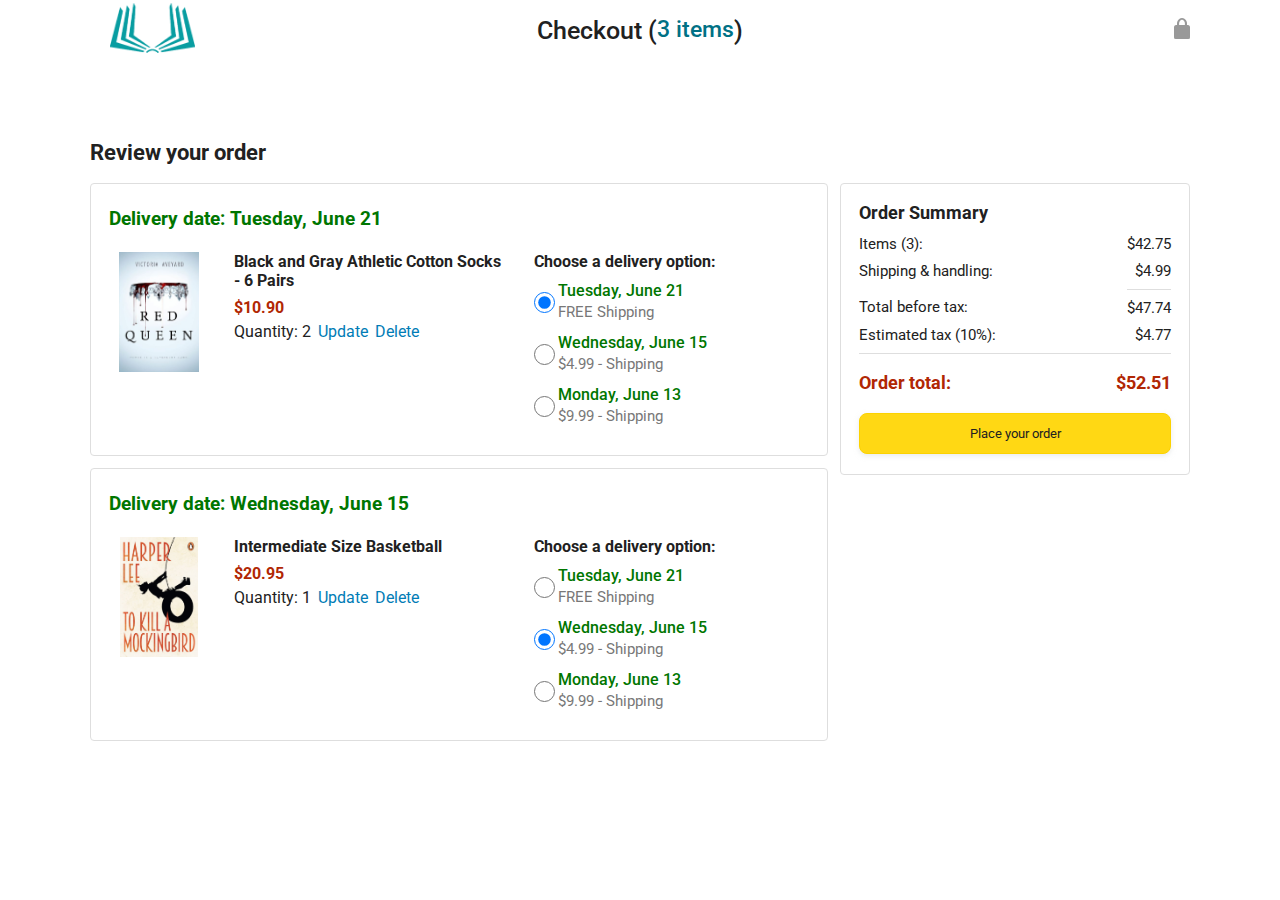
<file: checkout.html>
<!DOCTYPE html>
<html>
  <head>
    <title>Checkout</title>

    <!-- This code is needed for responsive design to work.
      (Responsive design = make the website look good on
      smaller screen sizes like a phone or a tablet). -->
    <meta name="viewport" content="width=device-width, initial-scale=1">

    <!-- Load a font called Roboto from Google Fonts. -->
    <link rel="preconnect" href="https://fonts.googleapis.com">
    <link rel="preconnect" href="https://fonts.gstatic.com" crossorigin>
    <link href="https://fonts.googleapis.com/css2?family=Roboto:wght@400;500;700&display=swap" rel="stylesheet">

    <!-- Here are the CSS files for this page. -->
    <link rel="stylesheet" href="styles/shared/general.css">
    <link rel="stylesheet" href="styles/pages/checkout/checkout-header.css">
    <link rel="stylesheet" href="styles/pages/checkout/checkout.css">
  </head>
  <body>
    <div class="checkout-header">
      <div class="header-content">
        <div class="checkout-header-left-section">
          <div class="logo">
            <a href="index.html">             
            <img src="image/logo.png" class="logoImg">
            </a>
        </div>    
        </div>

        <div class="checkout-header-middle-section">
          Checkout (<a class="return-to-home-link"
            href="amazon.html">3 items</a>)
        </div>

        <div class="checkout-header-right-section">
          <img src="images/icons/checkout-lock-icon.png">
        </div>
      </div>
    </div>

    <div class="main">
      <div class="page-title">Review your order</div>

      <div class="checkout-grid">
        <div class="order-summary">
          <div class="cart-item-container">
            <div class="delivery-date">
              Delivery date: Tuesday, June 21
            </div>

            <div class="cart-item-details-grid">
              <img class="product-image"
                src="image/arrival_4.jpg">

              <div class="cart-item-details">
                <div class="product-name">
                  Black and Gray Athletic Cotton Socks - 6 Pairs
                </div>
                <div class="product-price">
                  $10.90
                </div>
                <div class="product-quantity">
                  <span>
                    Quantity: <span class="quantity-label">2</span>
                  </span>
                  <span class="update-quantity-link link-primary">
                    Update
                  </span>
                  <span class="delete-quantity-link link-primary">
                    Delete
                  </span>
                </div>
              </div>

              <div class="delivery-options">
                <div class="delivery-options-title">
                  Choose a delivery option:
                </div>
                <div class="delivery-option">
                  <input type="radio" checked
                    class="delivery-option-input"
                    name="delivery-option-1">
                  <div>
                    <div class="delivery-option-date">
                      Tuesday, June 21
                    </div>
                    <div class="delivery-option-price">
                      FREE Shipping
                    </div>
                  </div>
                </div>
                <div class="delivery-option">
                  <input type="radio"
                    class="delivery-option-input"
                    name="delivery-option-1">
                  <div>
                    <div class="delivery-option-date">
                      Wednesday, June 15
                    </div>
                    <div class="delivery-option-price">
                      $4.99 - Shipping
                    </div>
                  </div>
                </div>
                <div class="delivery-option">
                  <input type="radio"
                    class="delivery-option-input"
                    name="delivery-option-1">
                  <div>
                    <div class="delivery-option-date">
                      Monday, June 13
                    </div>
                    <div class="delivery-option-price">
                      $9.99 - Shipping
                    </div>
                  </div>
                </div>
              </div>
            </div>
          </div>

          <div class="cart-item-container">
            <div class="delivery-date">
              Delivery date: Wednesday, June 15
            </div>

            <div class="cart-item-details-grid">
              <img class="product-image"
                src="image/arrival_5.jpg">

              <div class="cart-item-details">
                <div class="product-name">
                  Intermediate Size Basketball
                </div>
                <div class="product-price">
                  $20.95
                </div>
                <div class="product-quantity">
                  <span>
                    Quantity: <span class="quantity-label">1</span>
                  </span>
                  <span class="update-quantity-link link-primary">
                    Update
                  </span>
                  <span class="delete-quantity-link link-primary">
                    Delete
                  </span>
                </div>
              </div>

              <div class="delivery-options">
                <div class="delivery-options-title">
                  Choose a delivery option:
                </div>

                <div class="delivery-option">
                  <input type="radio" class="delivery-option-input"
                    name="delivery-option-2">
                  <div>
                    <div class="delivery-option-date">
                      Tuesday, June 21
                    </div>
                    <div class="delivery-option-price">
                      FREE Shipping
                    </div>
                  </div>
                </div>
                <div class="delivery-option">
                  <input type="radio" checked class="delivery-option-input"
                    name="delivery-option-2">
                  <div>
                    <div class="delivery-option-date">
                      Wednesday, June 15
                    </div>
                    <div class="delivery-option-price">
                      $4.99 - Shipping
                    </div>
                  </div>
                </div>
                <div class="delivery-option">
                  <input type="radio" class="delivery-option-input"
                    name="delivery-option-2">
                  <div>
                    <div class="delivery-option-date">
                      Monday, June 13
                    </div>
                    <div class="delivery-option-price">
                      $9.99 - Shipping
                    </div>
                  </div>
                </div>
              </div>
            </div>
          </div>
        </div>

        <div class="payment-summary">
          <div class="payment-summary-title">
            Order Summary
          </div>

          <div class="payment-summary-row">
            <div>Items (3):</div>
            <div class="payment-summary-money">$42.75</div>
          </div>

          <div class="payment-summary-row">
            <div>Shipping &amp; handling:</div>
            <div class="payment-summary-money">$4.99</div>
          </div>

          <div class="payment-summary-row subtotal-row">
            <div>Total before tax:</div>
            <div class="payment-summary-money">$47.74</div>
          </div>

          <div class="payment-summary-row">
            <div>Estimated tax (10%):</div>
            <div class="payment-summary-money">$4.77</div>
          </div>

          <div class="payment-summary-row total-row">
            <div>Order total:</div>
            <div class="payment-summary-money">$52.51</div>
          </div>
<a href="selectPayment.html">  <button class="place-order-button button-primary">
            Place your order
          </button></a>
                    
        </div>
      </div>
    </div>
  </body>
</html>
</file>
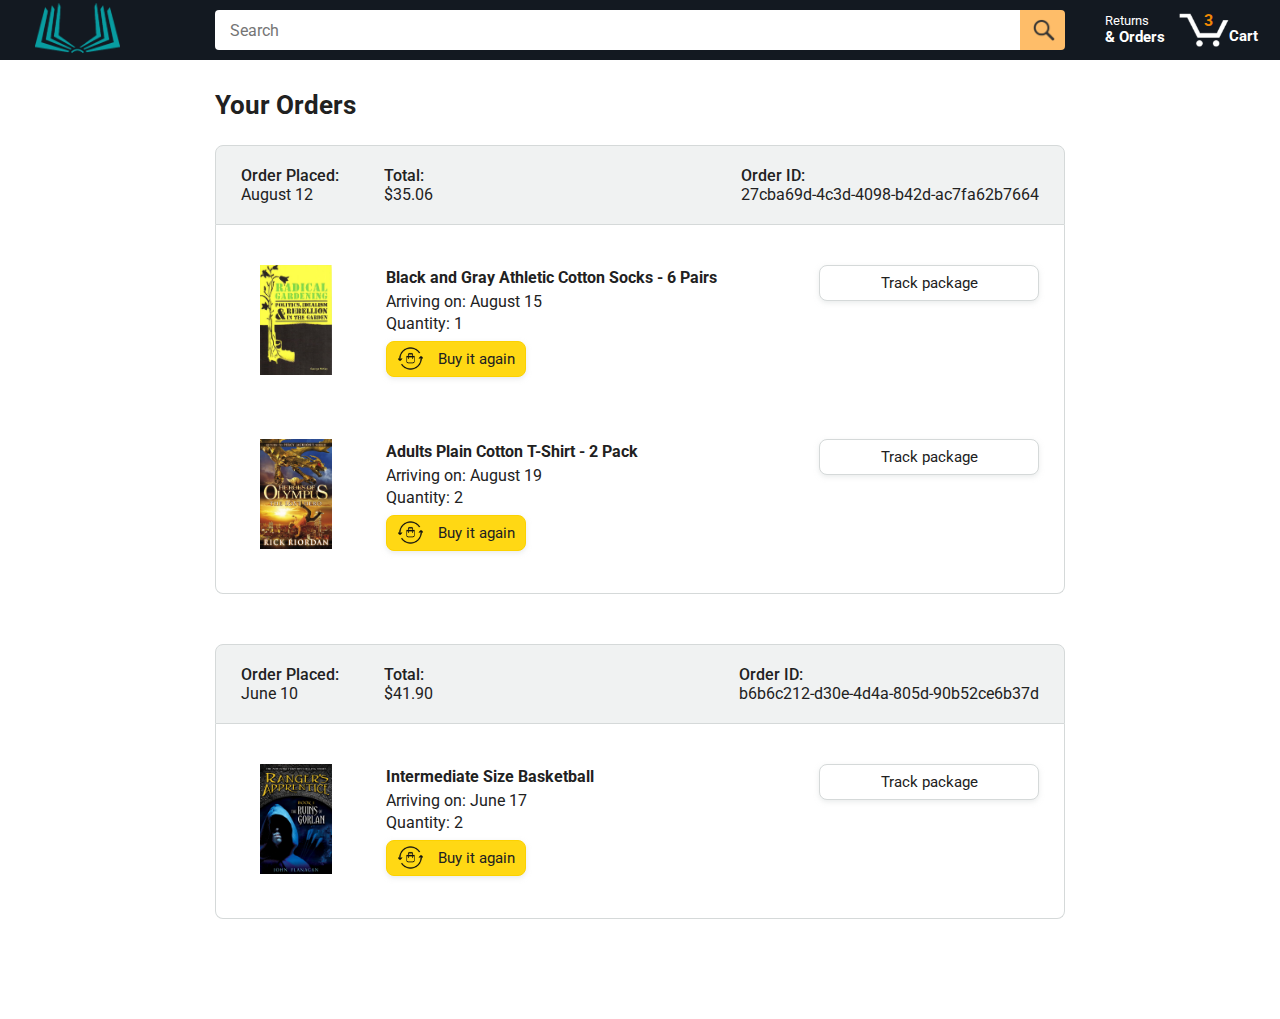
<file: orders.html>
<!DOCTYPE html>
<html>
  <head>
    <title>Orders</title>

    <!-- This code is needed for responsive design to work.
      (Responsive design = make the website look good on
      smaller screen sizes like a phone or a tablet). -->
    <meta name="viewport" content="width=device-width, initial-scale=1">

    <!-- Load a font called Roboto from Google Fonts. -->
    <link rel="preconnect" href="https://fonts.googleapis.com">
    <link rel="preconnect" href="https://fonts.gstatic.com" crossorigin>
    <link href="https://fonts.googleapis.com/css2?family=Roboto:wght@400;500;700&display=swap" rel="stylesheet">

    <!-- Here are the CSS files for this page. -->
    <link rel="stylesheet" href="styles/shared/general.css">
    <link rel="stylesheet" href="styles/shared/amazon-header.css">
    <link rel="stylesheet" href="styles/pages/orders.css">
  </head>
  <body>
    <div class="amazon-header">
      <div class="amazon-header-left-section">
       
        <div class="logo">
          <a href="index.html">             
          <img src="image/logo.png" class="logoImg">
          </a>
      </div>    
      </div>

      <div class="amazon-header-middle-section">
        <input class="search-bar" type="text" placeholder="Search">

        <button class="search-button">
          <img class="search-icon" src="images/icons/search-icon.png">
        </button>
      </div>

      <div class="amazon-header-right-section">
        <a class="orders-link header-link" href="orders.html">
          <span class="returns-text">Returns</span>
          <span class="orders-text">& Orders</span>
        </a>

        <a class="cart-link header-link" href="checkout.html">
          <img class="cart-icon" src="images/icons/cart-icon.png">
          <div class="cart-quantity">3</div>
          <div class="cart-text">Cart</div>
        </a>
      </div>
    </div>

    <div class="main">
      <div class="page-title">Your Orders</div>

      <div class="orders-grid">
        <div class="order-container">
          
          <div class="order-header">
            <div class="order-header-left-section">
              <div class="order-date">
                <div class="order-header-label">Order Placed:</div>
                <div>August 12</div>
              </div>
              <div class="order-total">
                <div class="order-header-label">Total:</div>
                <div>$35.06</div>
              </div>
            </div>

            <div class="order-header-right-section">
              <div class="order-header-label">Order ID:</div>
              <div>27cba69d-4c3d-4098-b42d-ac7fa62b7664</div>
            </div>
          </div>

          <div class="order-details-grid">
            <div class="product-image-container">
              <img src="image/arrival_3.jpg">
            </div>

            <div class="product-details">
              <div class="product-name">
                Black and Gray Athletic Cotton Socks - 6 Pairs
              </div>
              <div class="product-delivery-date">
                Arriving on: August 15
              </div>
              <div class="product-quantity">
                Quantity: 1
              </div>
              <button class="buy-again-button button-primary">
                <img class="buy-again-icon" src="images/icons/buy-again.png">
                <span class="buy-again-message">Buy it again</span>
              </button>
            </div>

            <div class="product-actions">
              <a href="selectPayment.html">
                <button class="track-package-button button-secondary">
                  Track package
                </button>
              </a>
            </div>

            <div class="product-image-container">
              <img src="image/arrival_7.jpg">
            </div>

            <div class="product-details">
              <div class="product-name">
                Adults Plain Cotton T-Shirt - 2 Pack
              </div>
              <div class="product-delivery-date">
                Arriving on: August 19
              </div>
              <div class="product-quantity">
                Quantity: 2
              </div>
              <button class="buy-again-button button-primary">
                <img class="buy-again-icon" src="images/icons/buy-again.png">
                <span class="buy-again-message">Buy it again</span>
              </button>
            </div>

            <div class="product-actions">
              <a href="tracking.html">
                <button class="track-package-button button-secondary">
                  Track package
                </button>
              </a>
            </div>
          </div>
        </div>

        <div class="order-container">

          <div class="order-header">
            <div class="order-header-left-section">
              <div class="order-date">
                <div class="order-header-label">Order Placed:</div>
                <div>June 10</div>
              </div>
              <div class="order-total">
                <div class="order-header-label">Total:</div>
                <div>$41.90</div>
              </div>
            </div>

            <div class="order-header-right-section">
              <div class="order-header-label">Order ID:</div>
              <div>b6b6c212-d30e-4d4a-805d-90b52ce6b37d</div>
            </div>
          </div>

          <div class="order-details-grid">
            <div class="product-image-container">
              <img src="image/arrival_9.jpg">
            </div>

            <div class="product-details">
              <div class="product-name">
                Intermediate Size Basketball
              </div>
              <div class="product-delivery-date">
                Arriving on: June 17
              </div>
              <div class="product-quantity">
                Quantity: 2
              </div>
              <button class="buy-again-button button-primary">
                <img class="buy-again-icon" src="images/icons/buy-again.png">
                <span class="buy-again-message">Buy it again</span>
              </button>
            </div>

            <div class="product-actions">
              <a href="tracking.html">
                <button class="track-package-button button-secondary">
                  Track package
                </button>
              </a>
            </div>
          </div>
        </div>
      </div>
    </div>
  </body>
</html>
</file>
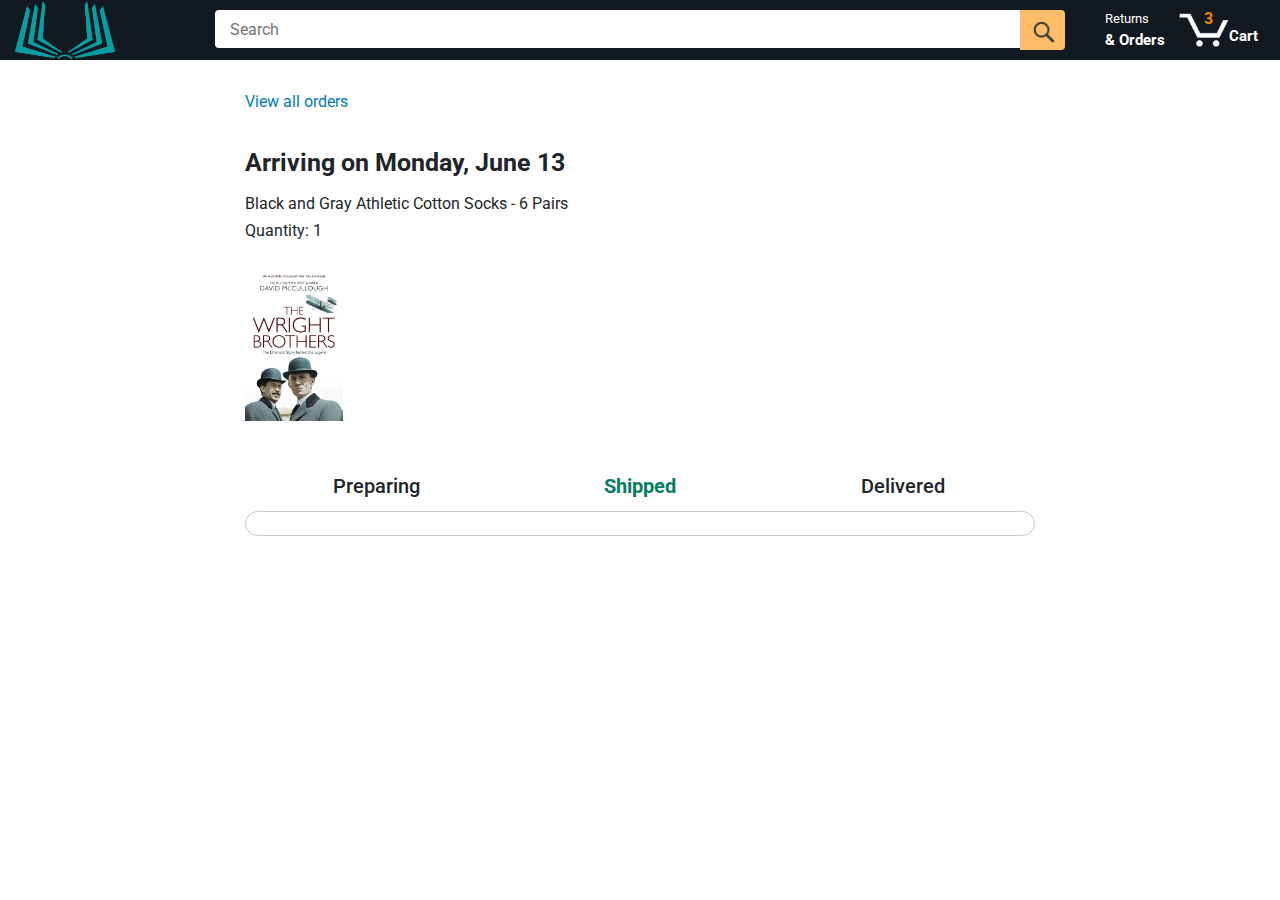
<file: tracking.html>
<!DOCTYPE html>
<html>
  <head>
    <title>Tracking</title>

    <!-- This code is needed for responsive design to work.
      (Responsive design = make the website look good on
      smaller screen sizes like a phone or a tablet). -->
    <meta name="viewport" content="width=device-width, initial-scale=1">

    <!-- Load a font called Roboto from Google Fonts. -->
    <link rel="preconnect" href="https://fonts.googleapis.com">
    <link rel="preconnect" href="https://fonts.gstatic.com" crossorigin>
    <link href="https://fonts.googleapis.com/css2?family=Roboto:wght@400;500;700&display=swap" rel="stylesheet">

    <!-- Here are the CSS files for this page. -->
    <link rel="stylesheet" href="styles/shared/general.css">
    <link rel="stylesheet" href="styles/shared/amazon-header.css">
    <link rel="stylesheet" href="styles/pages/tracking.css">
  </head>
  <body>
    <div class="amazon-header">
      <div class="amazon-header-left-section">
        <div class="logo">
          <a href="index.html">             
          <img src="image/logo.png" class="logoImg">
          </a>
      </div>     
      </div>

      <div class="amazon-header-middle-section">
        <input class="search-bar" type="text" placeholder="Search">

        <button class="search-button">
          <img class="search-icon" src="images/icons/search-icon.png">
        </button>
      </div>
      <div class="amazon-header-right-section">
        <a class="orders-link header-link" href="orders.html">
          <span class="returns-text">Returns</span>
          <span class="orders-text">& Orders</span>
        </a>

        <a class="cart-link header-link" href="checkout.html">
          <img class="cart-icon" src="images/icons/cart-icon.png">
          <div class="cart-quantity">3</div>
          <div class="cart-text">Cart</div>
        </a>
      </div>
    </div>
    

    <div class="main">
      <div class="order-tracking">
        <a class="back-to-orders-link link-primary" href="orders.html">
          View all orders
        </a>

        <div class="delivery-date">
          Arriving on Monday, June 13
        </div>

        <div class="product-info">
          Black and Gray Athletic Cotton Socks - 6 Pairs
        </div>

        <div class="product-info">
          Quantity: 1
        </div>

        <img class="product-image" src="image/arrival_2.jpg">

        <div class="progress-labels-container">
          <div class="progress-label">
            Preparing
          </div>
          <div class="progress-label current-status">
            Shipped
          </div>
          <div class="progress-label">
            Delivered
          </div>
        </div>

        <div class="progress-bar-container">
          <div class="progress-bar"></div>

        </div>
      </div>
    </div>
        <!-- Include Bootstrap JS and jQuery -->
        <script src="https://code.jquery.com/jquery-3.5.1.slim.min.js"></script>
        <script src="https://cdn.jsdelivr.net/npm/@popperjs/core@2.5.3/dist/umd/popper.min.js"></script>
        <script src="https://stackpath.bootstrapcdn.com/bootstrap/4.5.2/js/bootstrap.min.js"></script>
        <link rel="stylesheet" href="https://cdn.jsdelivr.net/npm/bootstrap@4.0.0/dist/css/bootstrap.min.css" integrity="sha384-Gn5384xqQ1aoWXA+058RXPxPg6fy4IWvTNh0E263XmFcJlSAwiGgFAW/dAiS6JXm" crossorigin="anonymous">
        <script>
            const progressBar = document.querySelector('.progress-bar');
            const progressPercent = document.querySelector('.progress-percent');
    
            progressBar.addEventListener('animationend', function () {
                // Animation has ended, show success modal
                $('#successModal').modal('show');
            });
    
            function updateProgressBar(percentage) {
                progressBar.style.width = percentage + '%';
                progressPercent.innerText = percentage + '%';
            }
    
            function startProgressBarAnimation() {
                let percentage = 0;
                const interval = setInterval(function () {
                    updateProgressBar(percentage);
                    percentage++;
                    if (percentage > 100) {
                        clearInterval(interval);
                    }
                }, 30);
            }
    
            // Start the progress bar animation when the page loads
            startProgressBarAnimation();
        </script>
    
        <!-- Modal -->
<div class="modal fade" id="successModal" tabindex="-1" role="dialog" aria-labelledby="exampleModalCenterTitle" aria-hidden="true">
  <div class="modal-dialog modal-dialog-centered" role="document">
    <div class="modal-content">
      <div class="modal-header">
        <h5 class="modal-title" id="exampleModalLongTitle">        SuccessFully Arrive!
        </h5>
        <button type="button" class="close" data-dismiss="modal" aria-label="Close">
          <span aria-hidden="true">&times;</span>
        </button>
      </div>
      <div class="modal-body">
        <p style="color: green; font-weight: 600; font-size:1.2em;">Your package has been successfully delivered!</p>
 
      </div>
      <div class="modal-footer">
        <button type="button" class="btn btn-secondary" data-dismiss="modal">Okey</button>
      </div>
    </div>
  </div>
</div>
  </body>
</html>
</file>
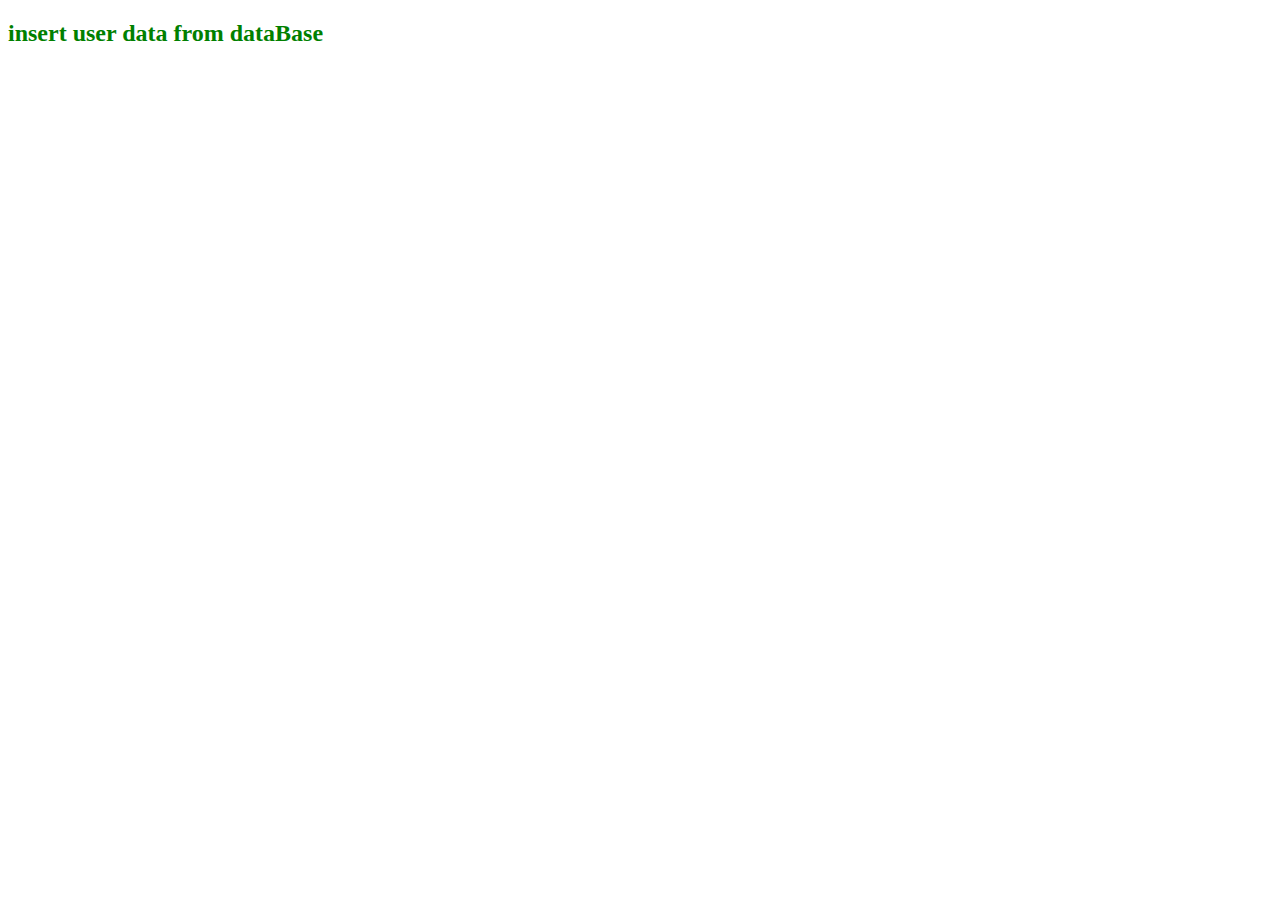
<file: userList.html>
<!DOCTYPE html>
<html lang="en">
<head>
    <meta charset="UTF-8">
    <meta name="viewport" content="width=device-width, initial-scale=1.0">
    <title>User List</title>
</head>
<body>
    
    <h2 style="color: green;">insert user data from dataBase</h2>
</body>
</html>
</file>
<file: styles/shared/general.css>
body {
  font-family: Roboto, Arial;
  color: rgb(33, 33, 33);
  /* The <body> element has a default margin of 8px
     on all sides. This removes the default margins. */
  margin: 0;
}

/* <p> elements have a default margin on the top
   and bottom. This removes the default margins. */
p {
  margin: 0;
}

button {
  cursor: pointer;
}

select {
  cursor: pointer;
}

input, select, button {
  font-family: Roboto, Arial;
}

.button-primary {
  color: rgb(33, 33, 33);
  background-color: rgb(255, 216, 20);
  border: 1px solid rgb(252, 210, 0);
  border-radius: 8px;
  cursor: pointer;
  box-shadow: 0 2px 5px rgba(213, 217, 217, 0.5);
}

.button-primary:hover {
  background-color: rgb(247, 202, 0);
  border: 1px solid rgb(242, 194, 0);
}

.button-primary:active {
  background: rgb(255, 216, 20);
  border-color: rgb(252, 210, 0);
  box-shadow: none;
}

.button-secondary {
  color: rgb(33, 33, 33);
  background: white;
  border: 1px solid rgb(213, 217, 217);
  border-radius: 8px;
  cursor: pointer;
  box-shadow: 0 2px 5px rgba(213, 217, 217, 0.5);
}

.button-secondary:hover {
  background-color: rgb(247, 250, 250);
}

.button-secondary:active {
  background-color: rgb(237, 253, 255);
  box-shadow: none;
}

/* These styles will limit text to 2 lines. Anything
   beyond 2 lines will be replaced with "..."
   You can find this code by using an A.I. tool or by
   searching in Google.
   https://css-tricks.com/almanac/properties/l/line-clamp/ */
.limit-text-to-2-lines {
  display: -webkit-box;
  -webkit-line-clamp: 2;
  -webkit-box-orient: vertical;
  overflow: hidden;
}

.link-primary {
  color: rgb(1, 124, 182);
  cursor: pointer;
}

.link-primary:hover {
  color: rgb(196, 80, 0);
}

/* Styles for dropdown selectors. */
select {
  color: rgb(33, 33, 33);
  background-color: rgb(240, 240, 240);
  border: 1px solid rgb(213, 217, 217);
  border-radius: 8px;
  padding: 3px 5px;
  font-size: 15px;
  cursor: pointer;
  box-shadow: 0 2px 5px rgba(213, 217, 217, 0.5);
}

select:focus,
input:focus {
  outline: 2px solid rgb(255, 153, 0);
}
</file>
<file: styles/pages/checkout/checkout-header.css>
.checkout-header {
  height: 60px;
  padding-left: 30px;
  padding-right: 30px;
  background-color: white;

  display: flex;
  justify-content: center;

  position: fixed;
  top: 0;
  left: 0;
  right: 0;
  z-index: 1000;
}

.header-content {
  width: 100%;
  max-width: 1100px;

  display: flex;
  align-items: center;
}

.checkout-header-left-section {
  width: 150px;
}


.logoImg{
  height: 50px;
  margin-left: 20px;
}



/* @media is used to create responsive design (making the
   website look good on any screen size). This @media
   means when the screen width is 575px or less, different
   styles (inside the {...}) will be applied. */
@media (max-width: 575px) {
  .checkout-header-left-section {
    width: auto;
  }

  .amazon-logo {
    display: none;
  }

  .amazon-mobile-logo {
    display: inline-block;
    height: 35px;
    margin-top: 5px;
  }
}

.checkout-header-middle-section {
  flex: 1;
  flex-shrink: 0;
  text-align: center;

  font-size: 25px;
  font-weight: 500;

  display: flex;
  justify-content: center;
}

.return-to-home-link {
  color: rgb(0, 113, 133);
  font-size: 23px;
  text-decoration: none;
  cursor: pointer;
}

@media (max-width: 1000px) {
  .checkout-header-middle-section {
    font-size: 20px;
    margin-right: 60px;
  }

  .return-to-home-link {
    font-size: 18px;
  }
}

@media (max-width: 575px) {
  .checkout-header-middle-section {
    margin-right: 5px;
  }
}

.checkout-header-right-section {
  text-align: right;
  width: 150px;
}

@media (max-width: 1000px) {
  .checkout-header-right-section {
    width: auto;
  }
}
</file>
<file: styles/pages/checkout/checkout.css>
.main {
  max-width: 1100px;
  padding-left: 30px;
  padding-right: 30px;

  margin-top: 140px;
  margin-bottom: 100px;

  /* margin-left: auto;
     margin-right auto;
     Is a trick for centering an element horizontally
     without needing a container. */
  margin-left: auto;
  margin-right: auto;
}

.page-title {
  font-weight: 700;
  font-size: 22px;
  margin-bottom: 18px;
}

.checkout-grid {
  display: grid;
  /* Here, 1fr means the first column will take
     up the remaining space in the grid. */
  grid-template-columns: 1fr 350px;
  column-gap: 12px;

  /* Use align-items: start; to prevent the elements
     in the grid from stretching vertically. */
  align-items: start;
}

@media (max-width: 1000px) {
  .main {
    max-width: 500px;
  }

  .checkout-grid {
    grid-template-columns: 1fr;
  }
}

.cart-item-container,
.payment-summary {
  border: 1px solid rgb(222, 222, 222);
  border-radius: 4px;
  padding: 18px;
}

.cart-item-container {
  margin-bottom: 12px;
}

.payment-summary {
  padding-bottom: 5px;
}

@media (max-width: 1000px) {
  .payment-summary {
    /* grid-row: 1 means this element will be placed into row
      1 in the grid. (Normally, the row that an element is
      placed in is determined by the order of the elements in
      the HTML. grid-row overrides this default ordering). */
    grid-row: 1;
    margin-bottom: 12px;
  }
}

.delivery-date {
  color: rgb(0, 118, 0);
  font-weight: 700;
  font-size: 19px;
  margin-top: 5px;
  margin-bottom: 22px;
}

.cart-item-details-grid {
  display: grid;
  /* 100px 1fr 1fr; means the 2nd and 3rd column will
     take up half the remaining space in the grid
     (they will divide up the remaining space evenly). */
  grid-template-columns: 100px 1fr 1fr;
  column-gap: 25px;
}

@media (max-width: 1000px) {
  .cart-item-details-grid {
    grid-template-columns: 100px 1fr;
    row-gap: 30px;
  }
}

.product-image {
  max-width: 100%;
  max-height: 120px;

  /* margin-left: auto;
     margin-right auto;
     Is a trick for centering an element horizontally
     without needing a container. */
  margin-left: auto;
  margin-right: auto;
}

.product-name {
  font-weight: 700;
  margin-bottom: 8px;
}

.product-price {
  color: rgb(177, 39, 4);
  font-weight: 700;
  margin-bottom: 5px;
}

.product-quantity .link-primary {
  margin-left: 3px;
}

@media (max-width: 1000px) {
  .delivery-options {
    /* grid-column: 1 means this element will be placed
       in column 1 in the grid. (Normally, the column that
       an element is placed in is determined by the order
       of the elements in the HTML. grid-column overrides
       this default ordering).
       
       / span 2 means this element will take up 2 columns
       in the grid (Normally, each element takes up 1
       column in the grid). */
    grid-column: 1 / span 2;
  }
}

.delivery-options-title {
  font-weight: 700;
  margin-bottom: 10px;
}

.delivery-option {
  display: grid;
  grid-template-columns: 24px 1fr;
  margin-bottom: 12px;
  cursor: pointer;
}

.delivery-option-input {
  margin-left: 0px;
  cursor: pointer;
}

.delivery-option-date {
  color: rgb(0, 118, 0);
  font-weight: 500;
  margin-bottom: 3px;
}

.delivery-option-price {
  color: rgb(120, 120, 120);
  font-size: 15px;
}

.payment-summary-title {
  font-weight: 700;
  font-size: 18px;
  margin-bottom: 12px;
}

.payment-summary-row {
  display: grid;
  /* 1fr auto; means the width of the 2nd column will be
     determined by the elements inside the column (auto).
     The 1st column will take up the remaining space. */
  grid-template-columns: 1fr auto;

  font-size: 15px;
  margin-bottom: 9px;
}

.payment-summary-money {
  text-align: right;
}

.subtotal-row .payment-summary-money {
  border-top: 1px solid rgb(222, 222, 222);
}

.subtotal-row div {
  padding-top: 9px;
}

.total-row {
  color: rgb(177, 39, 4);
  font-weight: 700;
  font-size: 18px;

  border-top: 1px solid rgb(222, 222, 222);
  padding-top: 18px;
}

.place-order-button {
  width: 100%;
  padding-top: 12px;
  padding-bottom: 12px;
  border-radius: 8px;

  margin-top: 11px;
  margin-bottom: 15px;
}
</file>
<file: styles/shared/amazon-header.css>
.amazon-header {
  background-color: rgb(19, 25, 33);
  color: white;
  padding-left: 15px;
  padding-right: 15px;

  display: flex;
  align-items: center;
  justify-content: space-between;

  position: fixed;
  top: 0;
  left: 0;
  right: 0;
  height: 60px;
}

.amazon-header-left-section {
  width: 180px;
}

@media (max-width: 800px) {
  .amazon-header-left-section {
    width: unset;
  }
}

.header-link {
  display: inline-block;
  padding: 6px;
  border-radius: 2px;
  cursor: pointer;
  text-decoration: none;
  border: 1px solid rgba(0, 0, 0, 0);
}

.header-link:hover {
  border: 1px solid white;
}

.amazon-logo {
  width: 100px;
  margin-top: 5px;
}

.amazon-mobile-logo {
  display: none;
}

@media (max-width: 575px) {
  .amazon-logo {
    display: none;
  }

  .amazon-mobile-logo {
    display: block;
    height: 35px;
    margin-top: 5px;
  }
}

.amazon-header-middle-section {
  flex: 1;
  max-width: 850px;
  margin-left: 10px;
  margin-right: 10px;
  display: flex;
}

.search-bar {
  flex: 1;
  width: 0;
  font-size: 16px;
  height: 38px;
  padding-left: 15px;
  border: none;
  border-top-left-radius: 4px;
  border-bottom-left-radius: 4px;
  border-top-right-radius: 0;
  border-bottom-right-radius: 0;
}

.search-button {
  background-color: rgb(254, 189, 105);
  border: none;
  width: 45px;
  height: 40px;
  border-top-right-radius: 4px;
  border-bottom-right-radius: 4px;
  flex-shrink: 0;
}

.search-icon {
  height: 22px;
  margin-left: 2px;
  margin-top: 3px;
}

.amazon-header-right-section {
  width: 180px;
  flex-shrink: 0;
  display: flex;
  justify-content: end;
}

.orders-link {
  color: white;
}

.returns-text {
  display: block;
  font-size: 13px;
}

.orders-text {
  display: block;
  font-size: 15px;
  font-weight: 700;
}

.cart-link {
  color: white;
  display: flex;
  align-items: center;
  position: relative;
}

.cart-icon {
  width: 50px;
}

.cart-text {
  margin-top: 12px;
  font-size: 15px;
  font-weight: 700;
}

.cart-quantity {
  color: rgb(240, 136, 4);
  font-size: 16px;
  font-weight: 700;

  position: absolute;
  top: 4px;
  left: 22px;
  
  width: 26px;
  text-align: center;
}
</file>
<file: styles/pages/orders.css>
.main {
  max-width: 850px;
  margin-top: 90px;
  margin-bottom: 100px;
  padding-left: 20px;
  padding-right: 20px;

  /* margin-left: auto;
     margin-right auto;
     Is a trick for centering an element horizontally
     without needing a container. */
  margin-left: auto;
  margin-right: auto;
}

.logoImg{
  height: 50px;
  margin-left: 20px;
}

.page-title {
  font-weight: 700;
  font-size: 26px;
  margin-bottom: 25px;
}

.orders-grid {
  display: grid;
  grid-template-columns: 1fr;
  row-gap: 50px;
}

.order-header {
  background-color: rgb(240, 242, 242);
  border: 1px solid rgb(213, 217, 217);

  display: flex;
  align-items: center;
  justify-content: space-between;

  padding: 20px 25px;
  border-top-left-radius: 8px;
  border-top-right-radius: 8px;
}

.order-header-left-section {
  display: flex;
  flex-shrink: 0;
}

.order-header-label {
  font-weight: 500;
}

.order-date,
.order-total {
  margin-right: 45px;
}

.order-header-right-section {
  flex-shrink: 1;
}

@media (max-width: 575px) {
  .order-header {
    flex-direction: column;
    align-items: start;
    line-height: 23px;
    padding: 15px;
  }

  .order-header-left-section {
    flex-direction: column;
  }

  .order-header-label {
    margin-right: 5px;
  }

  .order-date,
  .order-total {
    display: grid;
    grid-template-columns: auto 1fr;
    margin-right: 0;
  }

  .order-header-right-section {
    display: grid;
    grid-template-columns: auto 1fr;
  }
}

.order-details-grid {
  padding: 40px 25px;
  border: 1px solid rgb(213, 217, 217);
  border-top: none;
  border-bottom-left-radius: 8px;
  border-bottom-right-radius: 8px;

  display: grid;
  grid-template-columns: 110px 1fr 220px;
  column-gap: 35px;
  row-gap: 60px;
  align-items: center;
}

@media (max-width: 800px) {
  .order-details-grid {
    grid-template-columns: 110px 1fr;
    row-gap: 0;
    padding-bottom: 8px;
  }
}

@media (max-width: 450px) {
  .order-details-grid {
    grid-template-columns: 1fr;
  }
}

.product-image-container {
  text-align: center;
}

.product-image-container img {
  max-width: 110px;
  max-height: 110px;
}

.product-name {
  font-weight: 700;
  margin-bottom: 5px;
}

.product-delivery-date {
  margin-bottom: 3px;
}

.product-quantity {
  margin-bottom: 8px;
}

.buy-again-button {
  font-size: 15px;
  width: 140px;
  height: 36px;
  border-radius: 8px;

  display: flex;
  align-items: center;
  justify-content: center;
}

.buy-again-icon {
  width: 25px;
  margin-right: 15px;
}

.product-actions {
  align-self: start;
}

.track-package-button {
  width: 100%;
  font-size: 15px;
  padding: 8px;
}

@media (max-width: 800px) {
  .buy-again-button {
    margin-bottom: 10px;
  }

  .product-actions {
    /* grid-column: 2 means this element will be placed
       in column 2 in the grid. (Normally, the column that
       an element is placed in is determined by the order
       of the elements in the HTML. grid-column overrides
       this default ordering). */
    grid-column: 2;
    margin-bottom: 30px;
  }

  .track-package-button {
    width: 140px;
  }
}

@media (max-width: 450px) {
  .product-image-container {
    text-align: center;
    margin-bottom: 25px;
  }

  .product-image-container img {
    max-width: 150px;
    max-height: 150px;
  }

  .product-name {
    margin-bottom: 10px;
  }

  .product-quantity {
    margin-bottom: 15px;
  }

  .buy-again-button {
    width: 100%;
    margin-bottom: 15px;
  }

  .product-actions {
    /* grid-column: auto; undos grid-column: 2; from above.
       This element will now be placed in its normal column
       in the grid. */
    grid-column: auto;
    margin-bottom: 70px;
  }

  .track-package-button {
    width: 100%;
    padding: 12px;
  }
}
</file>
<file: styles/pages/tracking.css>
.main {
  max-width: 850px;
  margin-top: 90px;
  margin-bottom: 100px;
  padding-left: 30px;
  padding-right: 30px;

  /* margin-left: auto;
     margin-right auto;
     Is a trick for centering an element horizontally
     without needing a container. */
  margin-left: auto;
  margin-right: auto;
}
.logo img{
  width: 100px;
}

.back-to-orders-link {
  display: inline-block;
  margin-bottom: 30px;
}

.delivery-date {
  font-size: 25px;
  font-weight: 700;
  margin-bottom: 10px;
}

.product-info {
  margin-bottom: 3px;
}

.product-image {
  max-width: 150px;
  max-height: 150px;
  margin-top: 25px;
  margin-bottom: 50px;
}

.progress-labels-container {
  display: flex;
  justify-content: space-between;
  font-size: 20px;
  font-weight: 500;
  margin-bottom: 15px;
}

.current-status {
  color: rgb(6, 125, 98);
}

@media (max-width: 575px) {
  .progress-labels-container {
    font-size: 16px;
  }
}

@media (max-width: 450px) {
  .progress-labels-container {
    flex-direction: column;
    margin-bottom: 5px;
  }

  .progress-label {
    margin-bottom: 3px;
  }
}
.progress-bar-container {
  position: relative;
  height: 25px;
  width: 100%;
  border: 1px solid rgb(200, 200, 200);
  border-radius: 50px;
  overflow: hidden;
}

.progress-bar {
  position: absolute;
  top: 0;
  left: 0;
  height: 100%;
  border-radius: 50px;
  width: 0;
  background-color: green;
  animation: progressBarAnimation 2s ease-in-out forwards;
}

.progress-percent {
  position: absolute;
  top: 50%;
  left: 50%;
  transform: translate(-50%, -50%);
  color: #fff;
}

@keyframes progressBarAnimation {
  0% {
      width: 0;
      background-color: green;
  }
  33% {
      width: 33%;
      background-color: yellow; /* Change color at 33% */
  }
  66% {
      width: 66%;
      background-color: green; /* Change color at 66% */
  }
  100% {
      width: 100%;
      background-color:green; /* Change color at 100% */
  }
}

.progress-labels-container {
  display: flex;
  justify-content: space-between;
  margin-bottom: 10px;
}

.progress-label {
  flex: 1;
  text-align: center;
}

.current-status {
  font-weight: bold;
}
</file>
